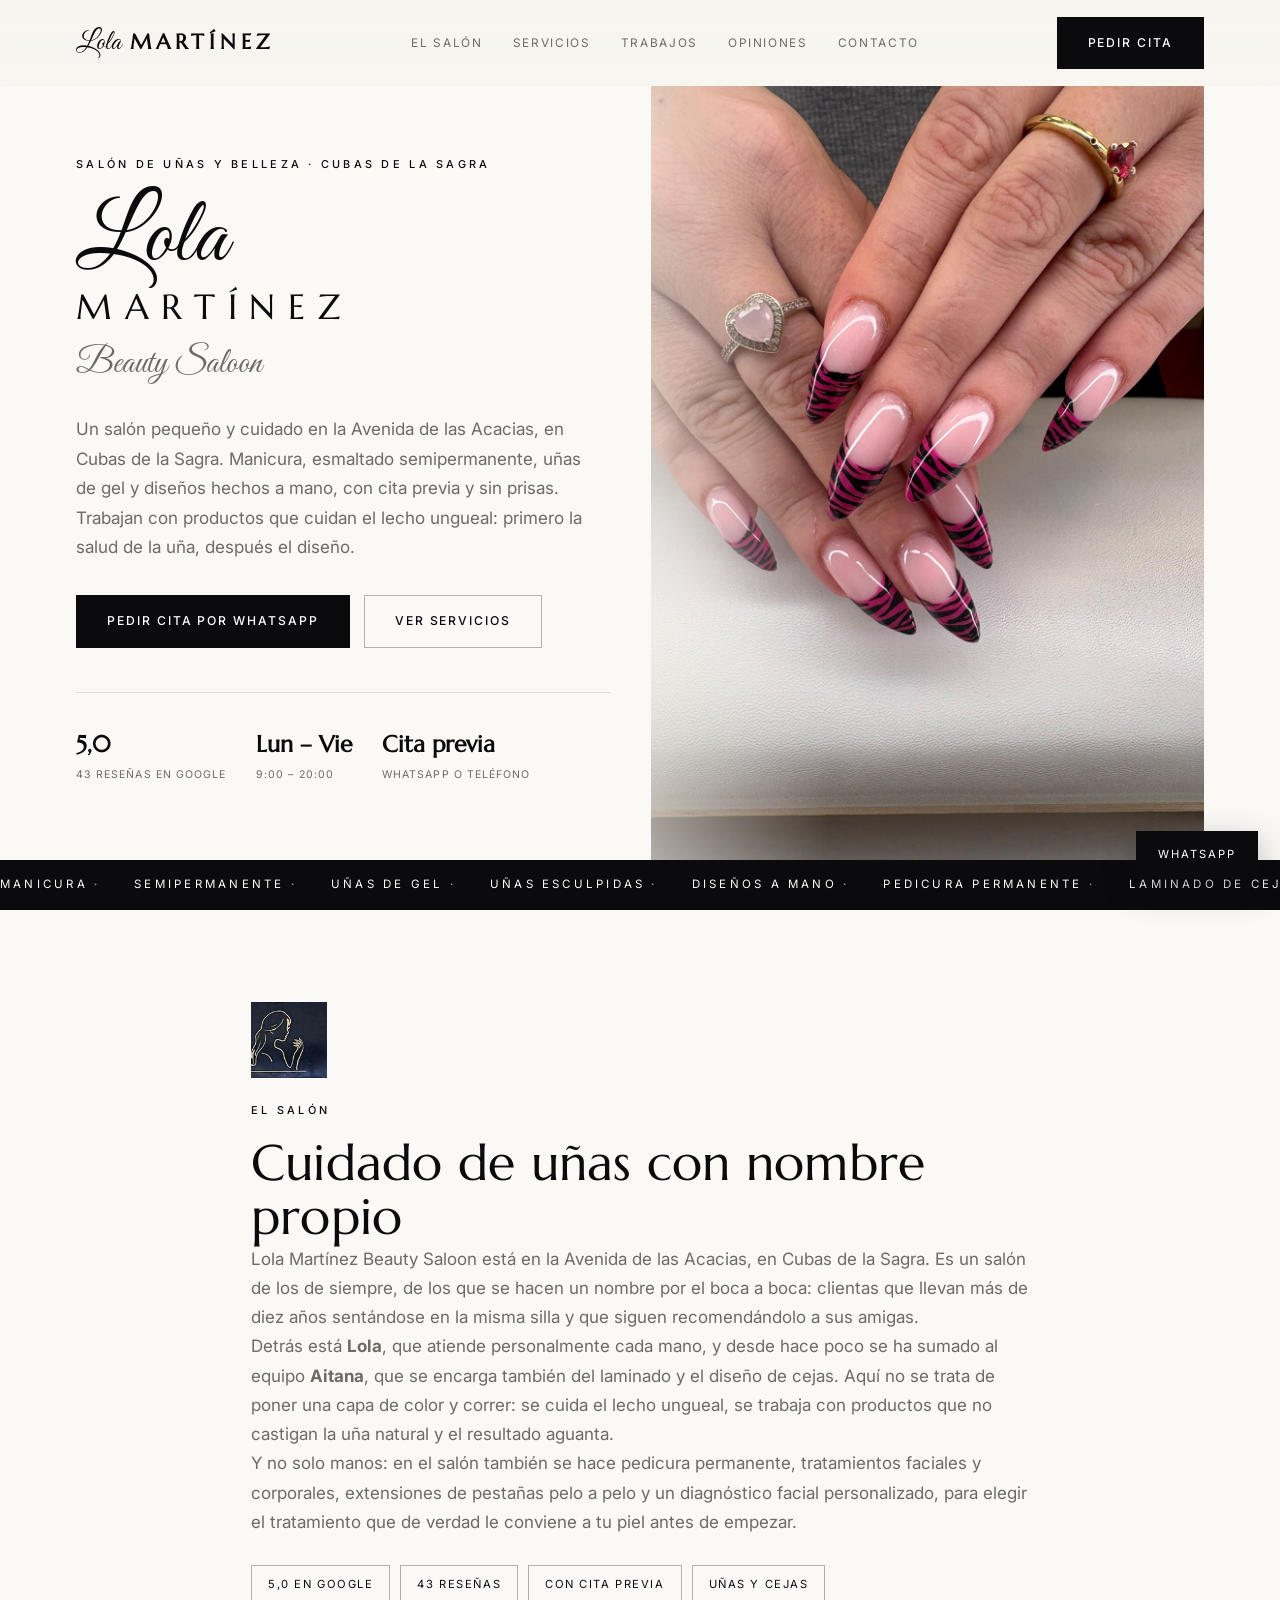
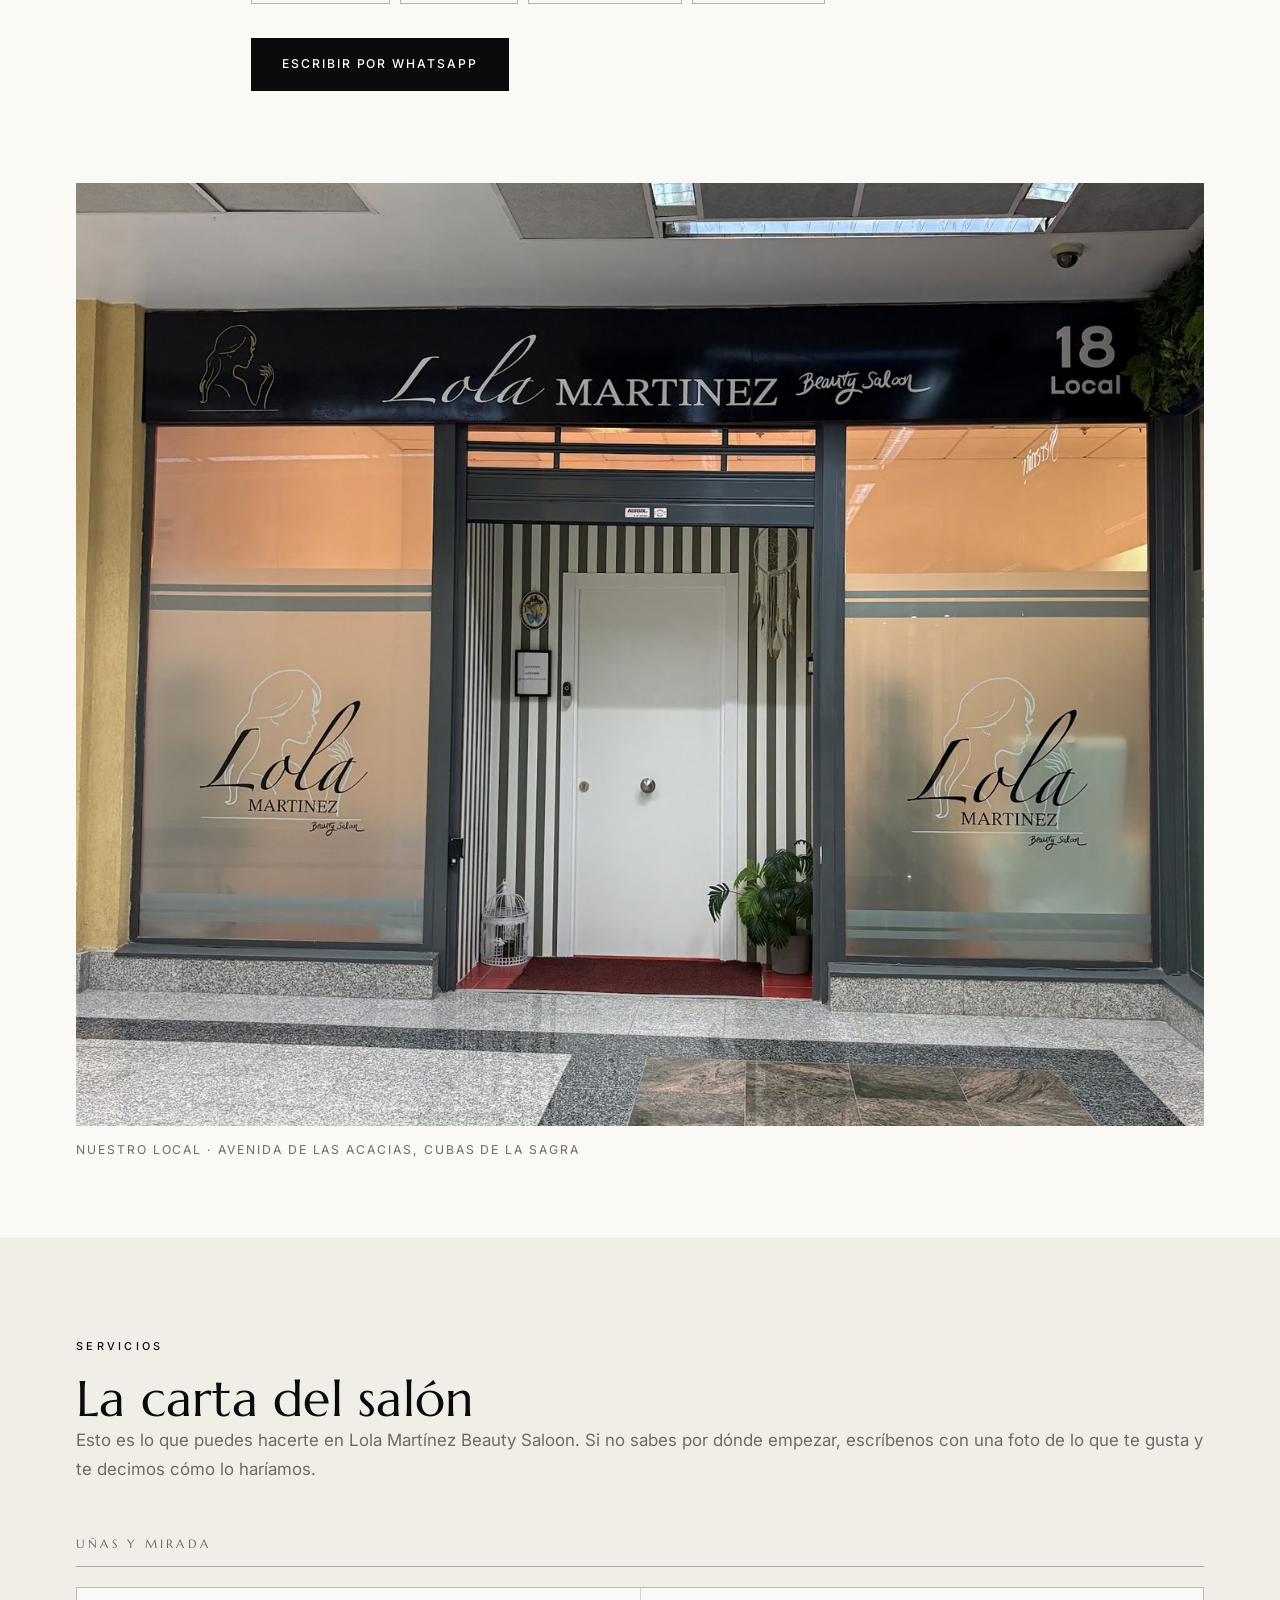
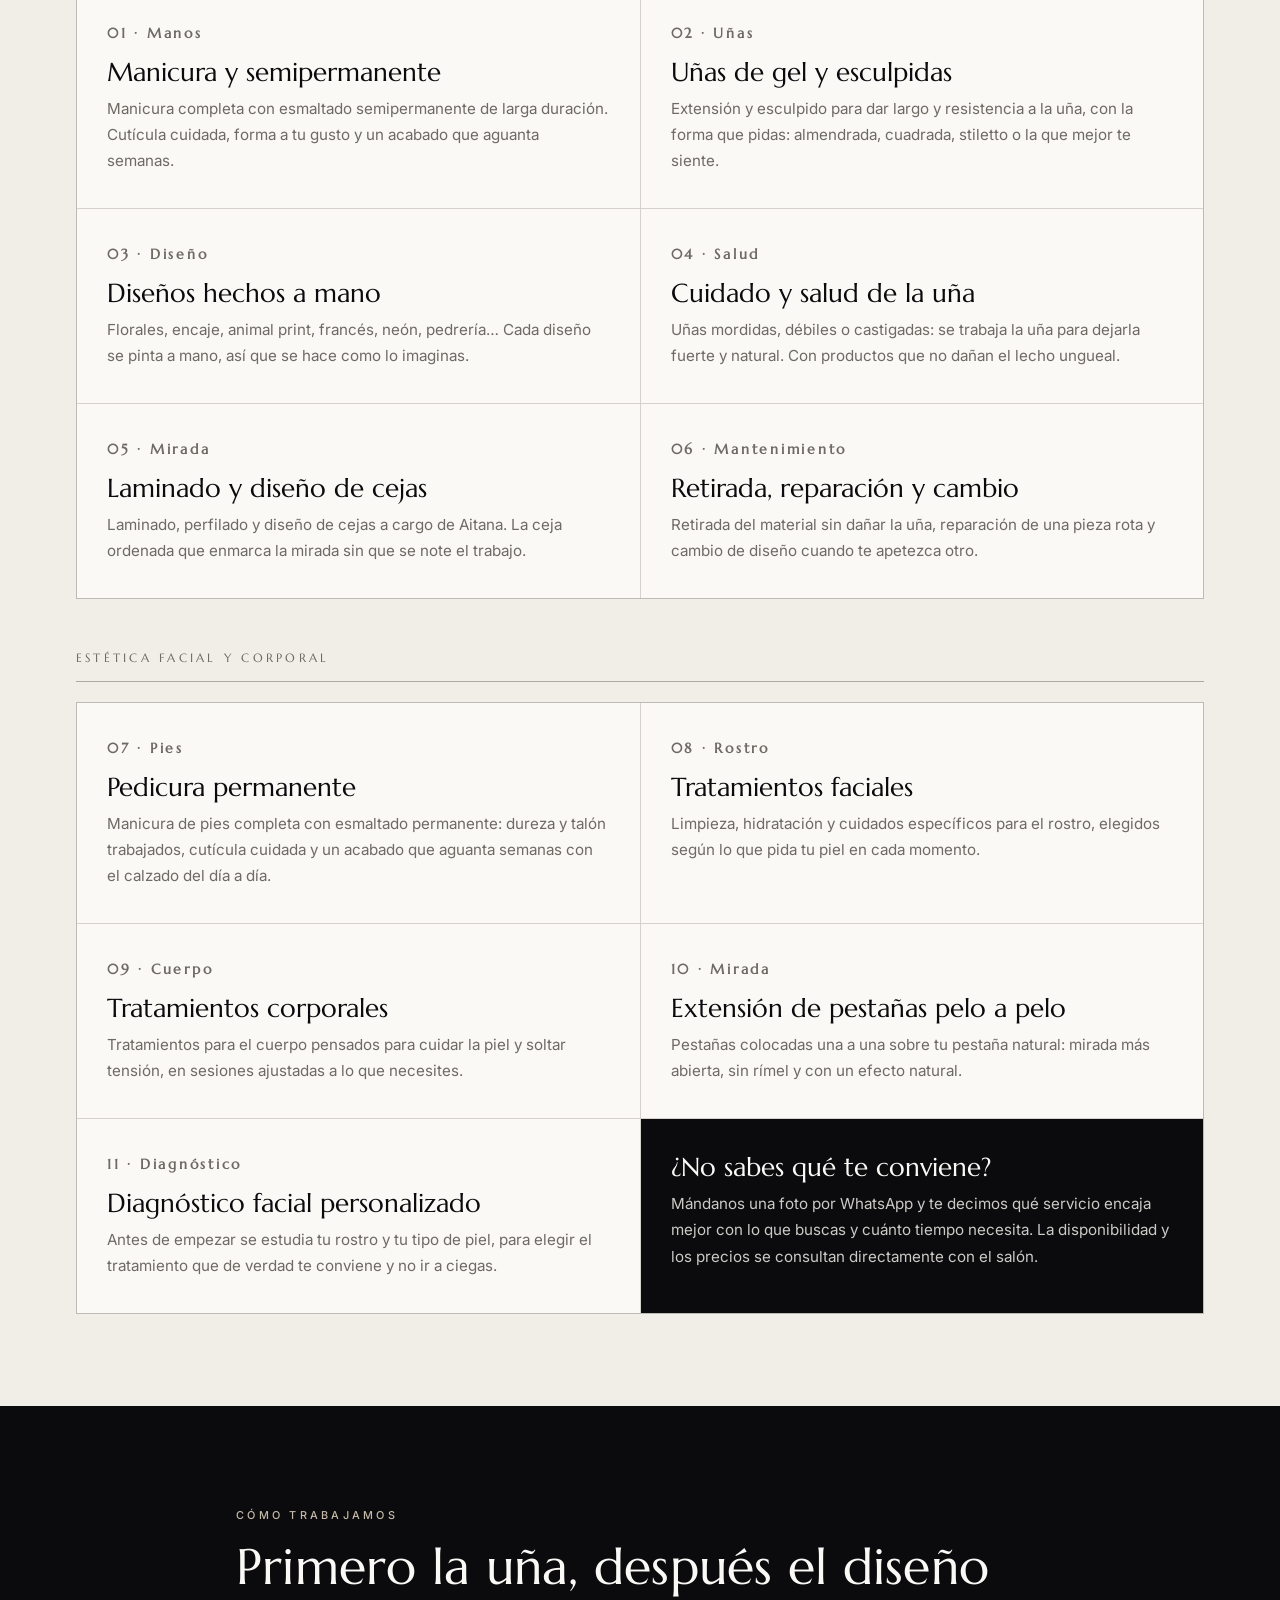
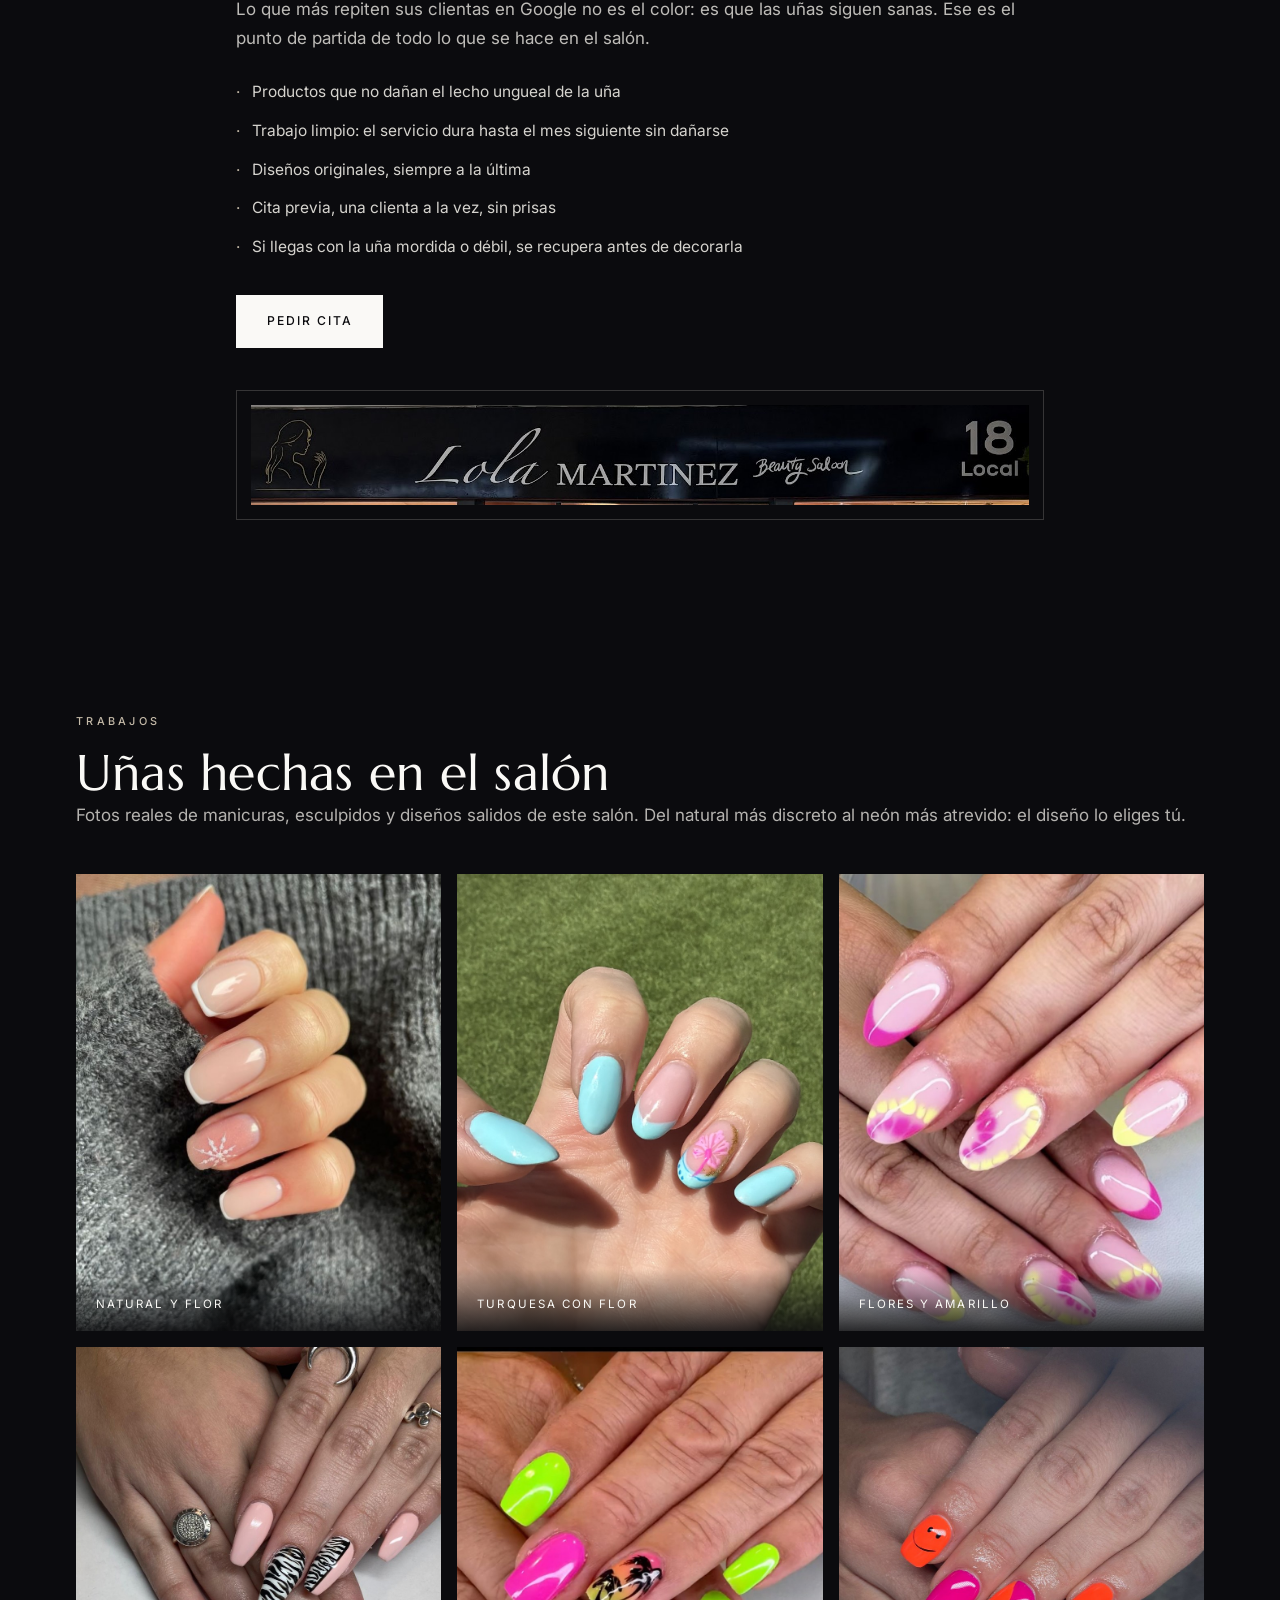
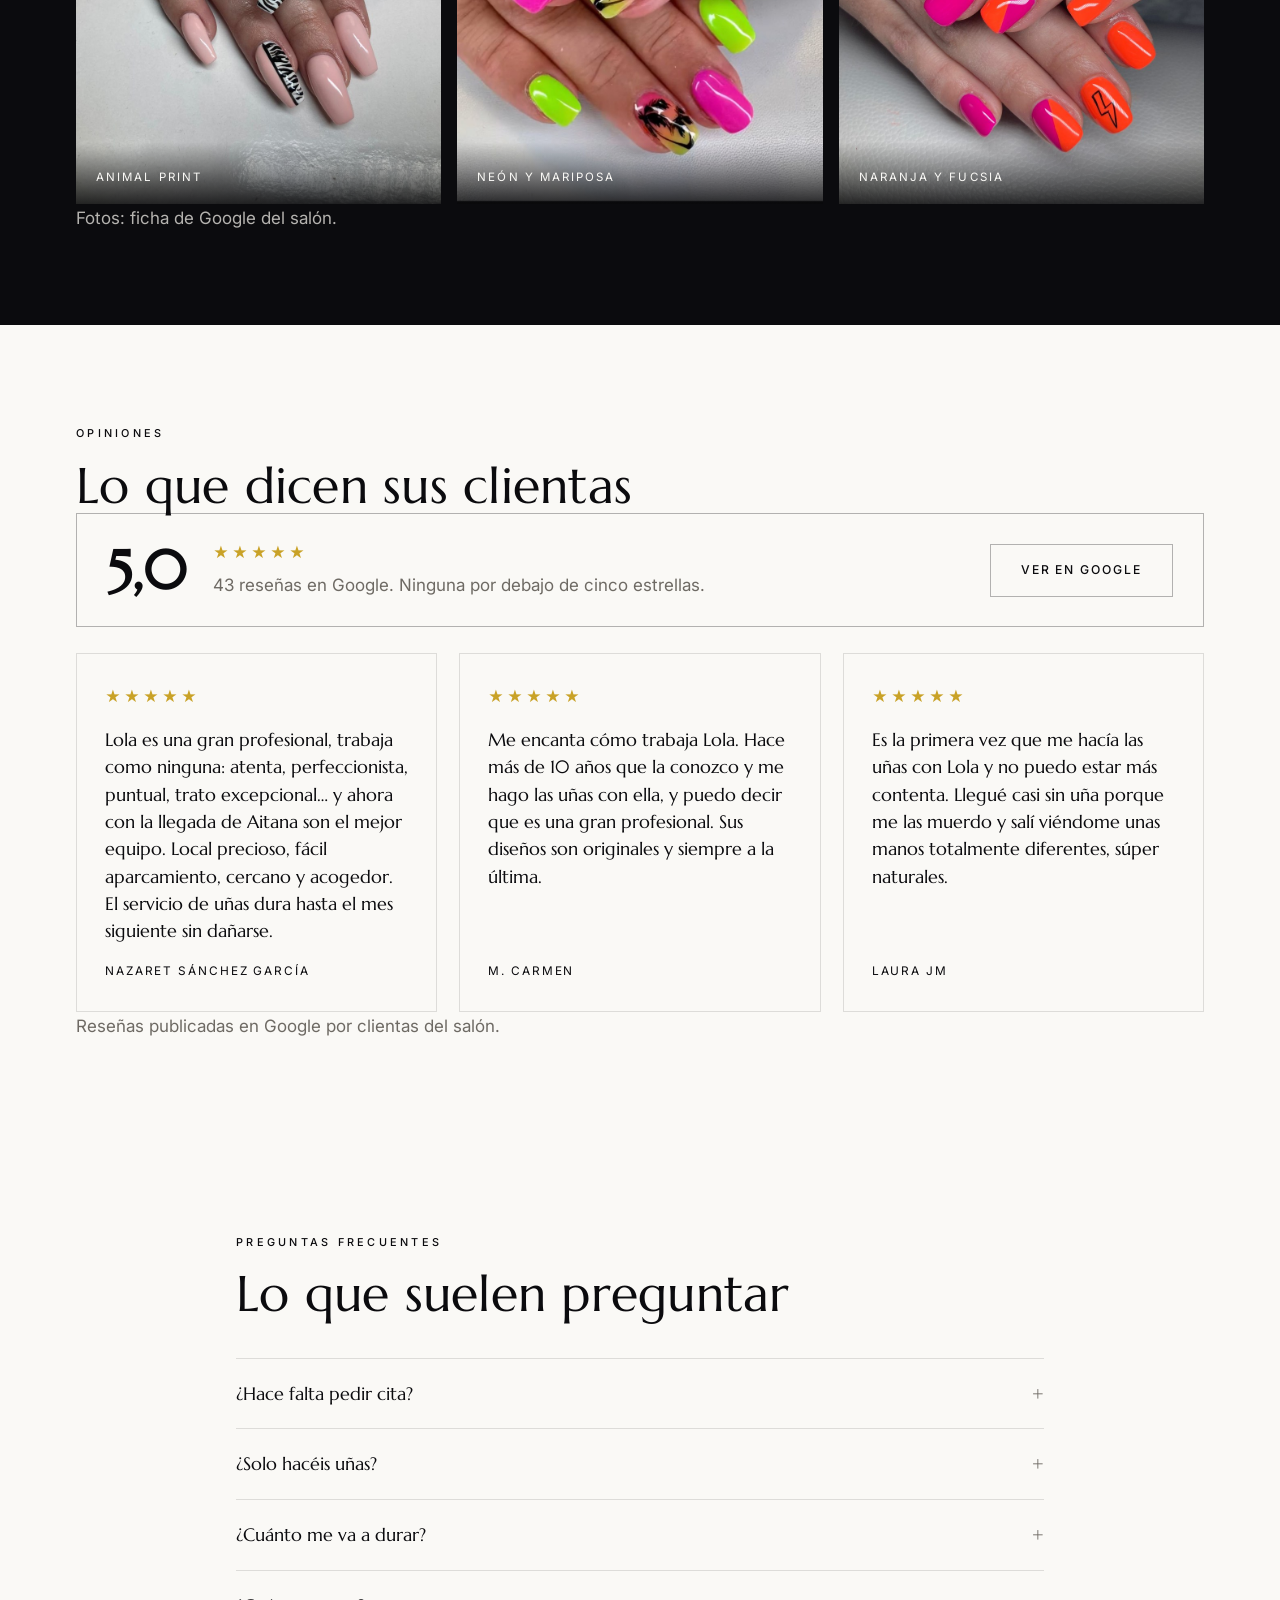
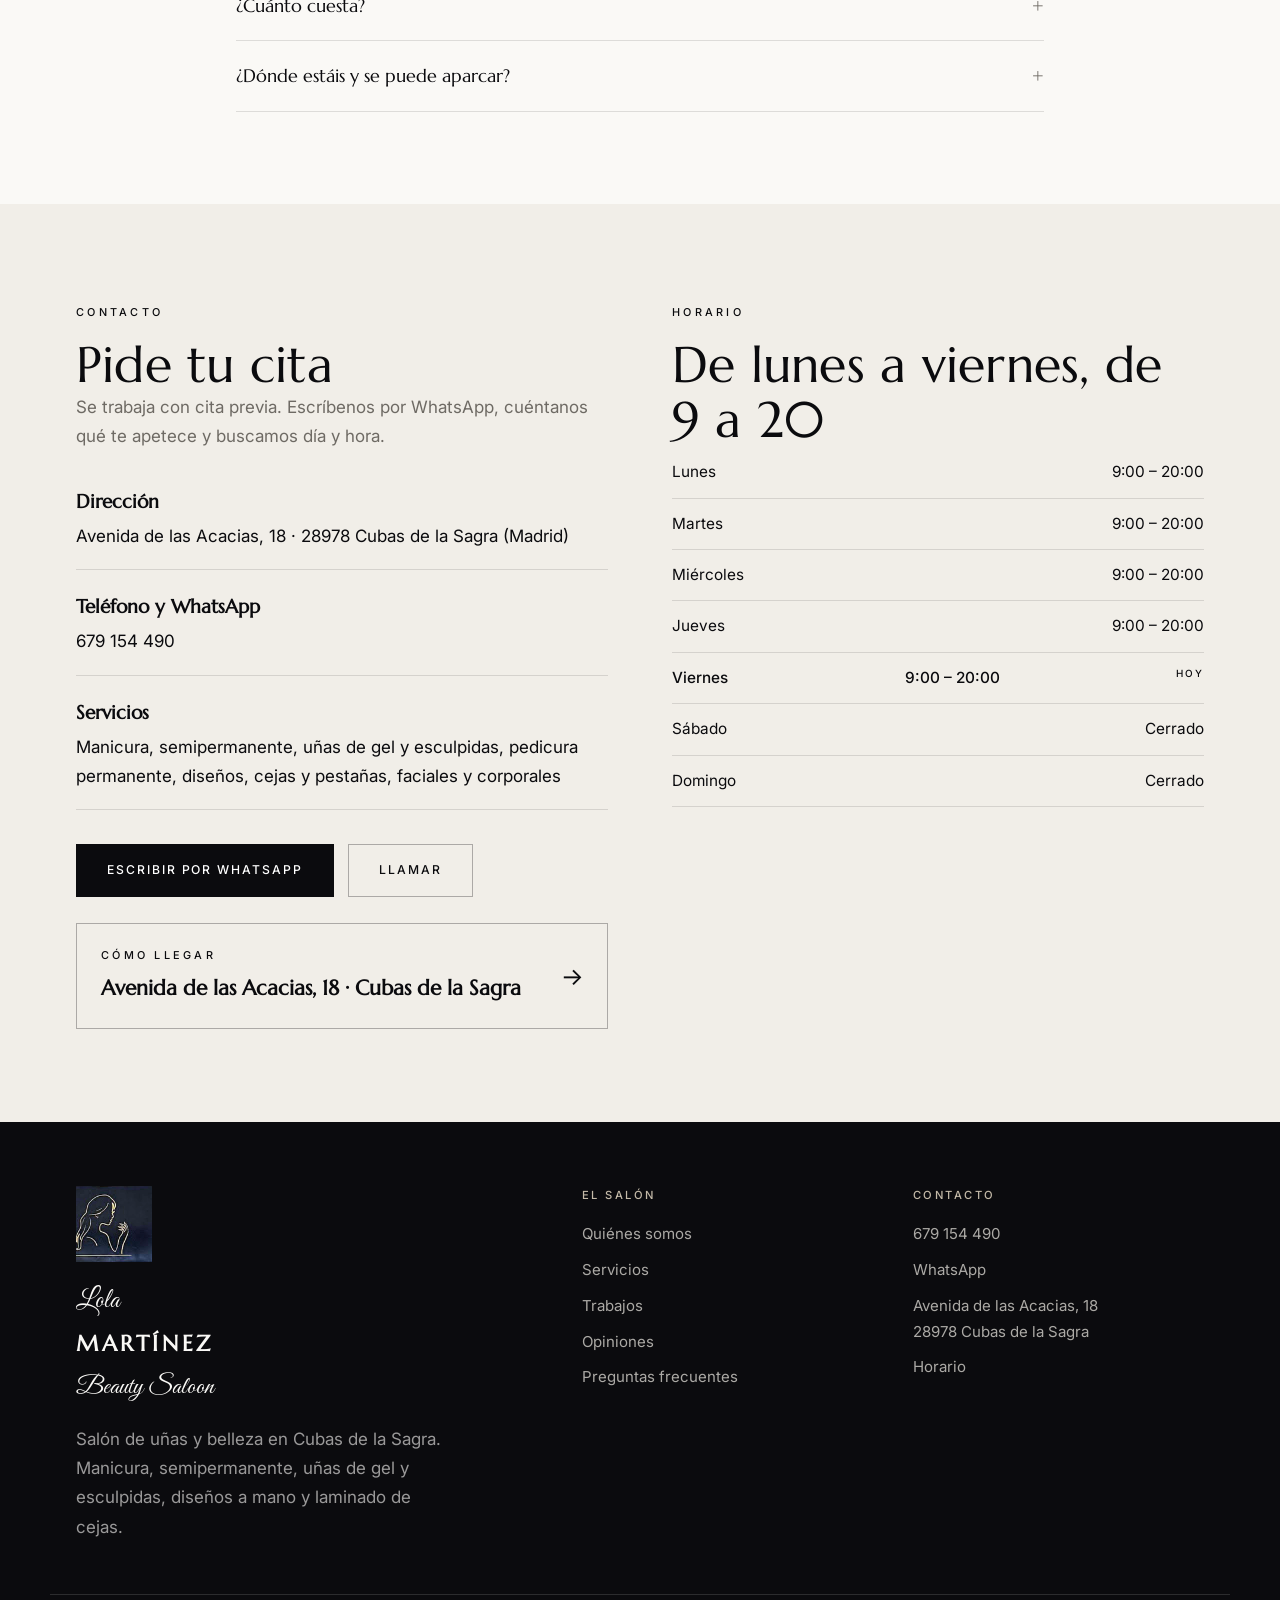
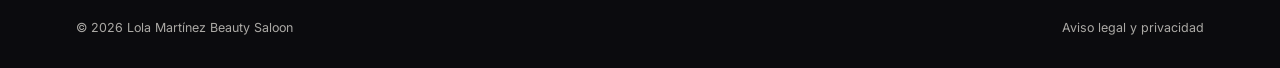
<file: index.html>
<!DOCTYPE html>
<html lang="es">
<head>
<meta charset="utf-8">
<meta name="viewport" content="width=device-width, initial-scale=1, maximum-scale=1, user-scalable=no">
<title>Lola Martínez Beauty Saloon — Salón de uñas y belleza en Cubas de la Sagra</title>
<meta name="description" content="Manicura, semipermanente, uñas de gel y esculpidas, pedicura permanente, diseños y cejas en Cubas de la Sagra. También faciales, corporales, pestañas pelo a pelo y diagnóstico facial. 5,0 en Google con 43 reseñas. Pide cita: 679 154 490.">
<meta name="robots" content="index, follow">
<meta name="theme-color" content="#0B0B0E">
<meta property="og:type" content="website">
<meta property="og:title" content="Lola Martínez Beauty Saloon — Cubas de la Sagra">
<meta property="og:description" content="Salón de uñas y belleza en Cubas de la Sagra. Manicura, semipermanente, uñas de gel, diseños, cejas, pedicura, faciales, corporales y pestañas. 5,0 en Google.">
<meta property="og:image" content="https://neolabs-clientes.github.io/lola-martinez/assets/img/og.jpg">
<meta property="og:locale" content="es_ES">
<meta property="og:url" content="https://neolabs-clientes.github.io/lola-martinez/">
<meta property="og:site_name" content="Lola Martínez Beauty Saloon">
<meta name="twitter:card" content="summary_large_image">
<link rel="canonical" href="https://neolabs-clientes.github.io/lola-martinez/">
<link rel="icon" href="assets/img/favicon.png">
<link rel="apple-touch-icon" href="assets/img/apple-touch-icon.png">
<link rel="preconnect" href="https://fonts.googleapis.com">
<link rel="preconnect" href="https://fonts.gstatic.com" crossorigin>
<link href="https://fonts.googleapis.com/css2?family=Marcellus&family=Great+Vibes&family=Inter:wght@300;400;500&display=swap" rel="stylesheet">
<link rel="stylesheet" href="assets/estilo.css">
<script type="application/ld+json">
{
  "@context": "https://schema.org",
  "@type": ["NailSalon","BeautySalon"],
  "name": "Lola Martínez Beauty Saloon",
  "description": "Salón de uñas y belleza en Cubas de la Sagra: manicura, esmaltado semipermanente, uñas de gel y esculpidas, diseños personalizados, pedicura permanente, cejas, extensiones de pestañas pelo a pelo, tratamientos faciales y corporales y diagnóstico facial personalizado.",
  "telephone": "+34679154490",
  "address": {
    "@type": "PostalAddress",
    "streetAddress": "Avenida de las Acacias, 18",
    "postalCode": "28978",
    "addressLocality": "Cubas de la Sagra",
    "addressRegion": "Madrid",
    "addressCountry": "ES"
  },
  "aggregateRating": { "@type": "AggregateRating", "ratingValue": "5.0", "reviewCount": "43" },
  "openingHoursSpecification": [
    { "@type": "OpeningHoursSpecification", "dayOfWeek": ["Monday","Tuesday","Wednesday","Thursday","Friday"], "opens": "09:00", "closes": "20:00" }
  ],
  "hasOfferCatalog": {
    "@type": "OfferCatalog",
    "name": "Servicios",
    "itemListElement": [
      { "@type": "Offer", "itemOffered": { "@type": "Service", "name": "Manicura y semipermanente" } },
      { "@type": "Offer", "itemOffered": { "@type": "Service", "name": "Uñas de gel y esculpidas" } },
      { "@type": "Offer", "itemOffered": { "@type": "Service", "name": "Diseños hechos a mano" } },
      { "@type": "Offer", "itemOffered": { "@type": "Service", "name": "Cuidado y salud de la uña" } },
      { "@type": "Offer", "itemOffered": { "@type": "Service", "name": "Laminado y diseño de cejas" } },
      { "@type": "Offer", "itemOffered": { "@type": "Service", "name": "Pedicura permanente" } },
      { "@type": "Offer", "itemOffered": { "@type": "Service", "name": "Tratamientos faciales" } },
      { "@type": "Offer", "itemOffered": { "@type": "Service", "name": "Tratamientos corporales" } },
      { "@type": "Offer", "itemOffered": { "@type": "Service", "name": "Extensión de pestañas pelo a pelo" } },
      { "@type": "Offer", "itemOffered": { "@type": "Service", "name": "Diagnóstico facial personalizado" } }
    ]
  }
}
</script>
</head>
<body>
<header id="cab">
  <div class="wrap nav">
    <a class="marca" href="#inicio"><i>Lola</i><b>Martínez</b></a>
    <nav class="menu">
      <a href="#salon">El salón</a>
      <a href="#servicios">Servicios</a>
      <a href="#trabajos">Trabajos</a>
      <a href="#resenas">Opiniones</a>
      <a href="#contacto">Contacto</a>
    </nav>
    <a class="btn btn-rosa" href="https://wa.me/34679154490" target="_blank" rel="noopener">Pedir cita</a>
    <button class="burger" id="abrir" aria-label="Abrir menú">&#9776;</button>
  </div>
</header>
<section class="hero" id="inicio">
  <div class="wrap hero-in">
    <div class="hero-txt">
      <span class="caps eyebrow">Salón de uñas y belleza · Cubas de la Sagra</span>
      <h1 class="logo-hero"><span class="script">Lola</span><em>MARTÍNEZ</em></h1>
      <span class="sub-script">Beauty Saloon</span>
      <p class="lead">Un salón pequeño y cuidado en la Avenida de las Acacias, en Cubas de la Sagra. Manicura, esmaltado semipermanente, uñas de gel y diseños hechos a mano, con cita previa y sin prisas. Trabajan con productos que cuidan el lecho ungueal: primero la salud de la uña, después el diseño.</p>
      <div class="hero-btn">
        <a class="btn btn-rosa" href="https://wa.me/34679154490?text=Hola%2C%20quiero%20pedir%20cita%20en%20Lola%20Mart%C3%ADnez%20Beauty%20Saloon" target="_blank" rel="noopener">Pedir cita por WhatsApp</a>
        <a class="btn btn-linea" href="#servicios">Ver servicios</a>
      </div>
      <div class="datos">
        <div><b>5,0</b><span>43 reseñas en Google</span></div>
        <div><b>Lun – Vie</b><span>9:00 – 20:00</span></div>
        <div><b>Cita previa</b><span>WhatsApp o teléfono</span></div>
      </div>
    </div>
    <div class="hero-foto">
      <img src="assets/img/hero.jpg" alt="Manicura en tono nude con punta de encaje negro, hecha en Lola Martínez Beauty Saloon" width="1200" height="1600">
    </div>
  </div>
</section>

<div class="marquesina">
  <div class="marquesina-in">
    <span>Manicura <i>·</i></span><span>Semipermanente <i>·</i></span><span>Uñas de gel <i>·</i></span><span>Uñas esculpidas <i>·</i></span><span>Diseños a mano <i>·</i></span><span>Pedicura permanente <i>·</i></span><span>Laminado de cejas <i>·</i></span><span>Extensiones de pestañas <i>·</i></span><span>Tratamientos faciales <i>·</i></span><span>Tratamientos corporales <i>·</i></span><span>Diagnóstico facial <i>·</i></span><span>Salud de la uña <i>·</i></span>
    <span>Manicura <i>·</i></span><span>Semipermanente <i>·</i></span><span>Uñas de gel <i>·</i></span><span>Uñas esculpidas <i>·</i></span><span>Diseños a mano <i>·</i></span><span>Pedicura permanente <i>·</i></span><span>Laminado de cejas <i>·</i></span><span>Extensiones de pestañas <i>·</i></span><span>Tratamientos faciales <i>·</i></span><span>Tratamientos corporales <i>·</i></span><span>Diagnóstico facial <i>·</i></span><span>Salud de la uña <i>·</i></span>
  </div>
</div>
<section class="pad" id="salon">
  <div class="wrap" style="max-width:830px">
    <img class="badge" src="assets/img/monograma.png" alt="Monograma de Lola Martínez Beauty Saloon" width="512" height="512">
    <span class="caps eyebrow">El salón</span>
    <h2>Cuidado de uñas con nombre propio</h2>
    <p>Lola Martínez Beauty Saloon está en la Avenida de las Acacias, en Cubas de la Sagra. Es un salón de los de siempre, de los que se hacen un nombre por el boca a boca: clientas que llevan más de diez años sentándose en la misma silla y que siguen recomendándolo a sus amigas.</p>
    <p>Detrás está <strong>Lola</strong>, que atiende personalmente cada mano, y desde hace poco se ha sumado al equipo <strong>Aitana</strong>, que se encarga también del laminado y el diseño de cejas. Aquí no se trata de poner una capa de color y correr: se cuida el lecho ungueal, se trabaja con productos que no castigan la uña natural y el resultado aguanta.</p>
    <p>Y no solo manos: en el salón también se hace pedicura permanente, tratamientos faciales y corporales, extensiones de pestañas pelo a pelo y un diagnóstico facial personalizado, para elegir el tratamiento que de verdad le conviene a tu piel antes de empezar.</p>
    <div class="sellos">
      <span class="sello">5,0 en Google</span>
      <span class="sello">43 reseñas</span>
      <span class="sello">Con cita previa</span>
      <span class="sello">Uñas y cejas</span>
    </div>
    <div class="hero-btn">
      <a class="btn btn-rosa" href="https://wa.me/34679154490?text=Hola%2C%20quiero%20informaci%C3%B3n%20sobre%20un%20servicio" target="_blank" rel="noopener">Escribir por WhatsApp</a>
    </div>
  </div>
</section>

<section class="fachada" id="fachada">
  <div class="wrap">
    <figure>
      <img src="assets/img/local.jpg" alt="Fachada de Lola Martínez Beauty Saloon en Cubas de la Sagra" width="1400" height="1170">
      <figcaption>Nuestro local · Avenida de las Acacias, Cubas de la Sagra</figcaption>
    </figure>
  </div>
</section>

<section class="pad" id="servicios">
  <div class="wrap">
    <span class="caps eyebrow">Servicios</span>
    <h2>La carta del salón</h2>
    <p class="lead">Esto es lo que puedes hacerte en Lola Martínez Beauty Saloon. Si no sabes por dónde empezar, escríbenos con una foto de lo que te gusta y te decimos cómo lo haríamos.</p>
    <p class="grupo">Uñas y mirada</p>
    <div class="serv-grid rv">
      <div class="serv">
        <b>01 · Manos</b>
        <h3>Manicura y semipermanente</h3>
        <p>Manicura completa con esmaltado semipermanente de larga duración. Cutícula cuidada, forma a tu gusto y un acabado que aguanta semanas.</p>
      </div>
      <div class="serv">
        <b>02 · Uñas</b>
        <h3>Uñas de gel y esculpidas</h3>
        <p>Extensión y esculpido para dar largo y resistencia a la uña, con la forma que pidas: almendrada, cuadrada, stiletto o la que mejor te siente.</p>
      </div>
      <div class="serv">
        <b>03 · Diseño</b>
        <h3>Diseños hechos a mano</h3>
        <p>Florales, encaje, animal print, francés, neón, pedrería… Cada diseño se pinta a mano, así que se hace como lo imaginas.</p>
      </div>
      <div class="serv">
        <b>04 · Salud</b>
        <h3>Cuidado y salud de la uña</h3>
        <p>Uñas mordidas, débiles o castigadas: se trabaja la uña para dejarla fuerte y natural. Con productos que no dañan el lecho ungueal.</p>
      </div>
      <div class="serv">
        <b>05 · Mirada</b>
        <h3>Laminado y diseño de cejas</h3>
        <p>Laminado, perfilado y diseño de cejas a cargo de Aitana. La ceja ordenada que enmarca la mirada sin que se note el trabajo.</p>
      </div>
      <div class="serv">
        <b>06 · Mantenimiento</b>
        <h3>Retirada, reparación y cambio</h3>
        <p>Retirada del material sin dañar la uña, reparación de una pieza rota y cambio de diseño cuando te apetezca otro.</p>
      </div>
    </div>

    <p class="grupo">Estética facial y corporal</p>
    <div class="serv-grid rv">
      <div class="serv">
        <b>07 · Pies</b>
        <h3>Pedicura permanente</h3>
        <p>Manicura de pies completa con esmaltado permanente: dureza y talón trabajados, cutícula cuidada y un acabado que aguanta semanas con el calzado del día a día.</p>
      </div>
      <div class="serv">
        <b>08 · Rostro</b>
        <h3>Tratamientos faciales</h3>
        <p>Limpieza, hidratación y cuidados específicos para el rostro, elegidos según lo que pida tu piel en cada momento.</p>
      </div>
      <div class="serv">
        <b>09 · Cuerpo</b>
        <h3>Tratamientos corporales</h3>
        <p>Tratamientos para el cuerpo pensados para cuidar la piel y soltar tensión, en sesiones ajustadas a lo que necesites.</p>
      </div>
      <div class="serv">
        <b>10 · Mirada</b>
        <h3>Extensión de pestañas pelo a pelo</h3>
        <p>Pestañas colocadas una a una sobre tu pestaña natural: mirada más abierta, sin rímel y con un efecto natural.</p>
      </div>
      <div class="serv">
        <b>11 · Diagnóstico</b>
        <h3>Diagnóstico facial personalizado</h3>
        <p>Antes de empezar se estudia tu rostro y tu tipo de piel, para elegir el tratamiento que de verdad te conviene y no ir a ciegas.</p>
      </div>
      <div class="serv nota nota-una">
        <h3>¿No sabes qué te conviene?</h3>
        <p>Mándanos una foto por WhatsApp y te decimos qué servicio encaja mejor con lo que buscas y cuánto tiempo necesita. La disponibilidad y los precios se consultan directamente con el salón.</p>
      </div>
    </div>
  </div>
</section>
<section class="pad banda" id="trabajo">

  <div class="wrap" style="max-width:860px">
    <span class="caps eyebrow">Cómo trabajamos</span>
    <h2>Primero la uña, después el diseño</h2>
    <p>Lo que más repiten sus clientas en Google no es el color: es que las uñas siguen sanas. Ese es el punto de partida de todo lo que se hace en el salón.</p>
    <ul class="banda-lista">
      <li><i>·</i> Productos que no dañan el lecho ungueal de la uña</li>
      <li><i>·</i> Trabajo limpio: el servicio dura hasta el mes siguiente sin dañarse</li>
      <li><i>·</i> Diseños originales, siempre a la última</li>
      <li><i>·</i> Cita previa, una clienta a la vez, sin prisas</li>
      <li><i>·</i> Si llegas con la uña mordida o débil, se recupera antes de decorarla</li>
    </ul>
    <div class="hero-btn">
      <a class="btn btn-blanco" href="https://wa.me/34679154490?text=Hola%2C%20quiero%20pedir%20cita%20en%20Lola%20Mart%C3%ADnez" target="_blank" rel="noopener">Pedir cita</a>
    </div>
    <div class="tarjeta-marco" style="margin-top:42px">
      <img src="assets/img/logo.jpg" alt="Rótulo del salón: Lola Martínez Beauty Saloon" width="1350" height="175">
    </div>
  </div>
</section>

<section class="pad" id="trabajos">
  <div class="wrap">
    <span class="caps eyebrow">Trabajos</span>
    <h2>Uñas hechas en el salón</h2>
    <p>Fotos reales de manicuras, esculpidos y diseños salidos de este salón. Del natural más discreto al neón más atrevido: el diseño lo eliges tú.</p>
    <div class="galeria rv">
      <figure>
        <img src="assets/img/trabajo1.jpg" alt="Manicura natural con flor minimalista" width="736" height="920">
        <figcaption>Natural y flor</figcaption>
      </figure>
      <figure>
        <img src="assets/img/trabajo2.jpg" alt="Uñas turquesa con flor pintada a mano" width="900" height="1125">
        <figcaption>Turquesa con flor</figcaption>
      </figure>
      <figure>
        <img src="assets/img/trabajo3.jpg" alt="Diseño con flores y amarillo" width="900" height="1125">
        <figcaption>Flores y amarillo</figcaption>
      </figure>
      <figure>
        <img src="assets/img/trabajo4.jpg" alt="Uñas con diseño animal print" width="900" height="1125">
        <figcaption>Animal print</figcaption>
      </figure>
      <figure>
        <img src="assets/img/trabajo5.jpg" alt="Uñas neón con mariposa pintada" width="900" height="1125">
        <figcaption>Neón y mariposa</figcaption>
      </figure>
      <figure>
        <img src="assets/img/trabajo6.jpg" alt="Uñas en naranja y fucsia" width="900" height="1125">
        <figcaption>Naranja y fucsia</figcaption>
      </figure>
    </div>
    <p class="trabajos-pie">Fotos: ficha de Google del salón.</p>
  </div>
</section>

<section class="pad" id="resenas">
  <div class="wrap">
    <span class="caps eyebrow">Opiniones</span>
    <h2>Lo que dicen sus clientas</h2>
    <div class="nota-global rv">
      <b>5,0</b>
      <div>
        <div class="estrellas">★★★★★</div>
        <p style="margin:4px 0 0">43 reseñas en Google. Ninguna por debajo de cinco estrellas.</p>
      </div>
      <a class="btn btn-linea" href="https://www.google.com/maps/search/?api=1&amp;query=Lola+Mart%C3%ADnez+Beauty+Saloon+Cubas+de+la+Sagra" target="_blank" rel="noopener" style="margin-left:auto">Ver en Google</a>
    </div>
    <div class="resenas-grid rv">
      <div class="resena">
        <div class="estrellas">★★★★★</div>
        <q>Lola es una gran profesional, trabaja como ninguna: atenta, perfeccionista, puntual, trato excepcional… y ahora con la llegada de Aitana son el mejor equipo. Local precioso, fácil aparcamiento, cercano y acogedor. El servicio de uñas dura hasta el mes siguiente sin dañarse.</q>
        <span class="quien">Nazaret Sánchez García</span>
      </div>
      <div class="resena">
        <div class="estrellas">★★★★★</div>
        <q>Me encanta cómo trabaja Lola. Hace más de 10 años que la conozco y me hago las uñas con ella, y puedo decir que es una gran profesional. Sus diseños son originales y siempre a la última.</q>
        <span class="quien">M. Carmen</span>
      </div>
      <div class="resena">
        <div class="estrellas">★★★★★</div>
        <q>Es la primera vez que me hacía las uñas con Lola y no puedo estar más contenta. Llegué casi sin uña porque me las muerdo y salí viéndome unas manos totalmente diferentes, súper naturales.</q>
        <span class="quien">Laura JM</span>
      </div>
    </div>
    <p class="trabajos-pie" style="color:var(--gris)">Reseñas publicadas en Google por clientas del salón.</p>
  </div>
</section>
<section class="pad" id="faq">
  <div class="wrap" style="max-width:860px">
    <span class="caps eyebrow">Preguntas frecuentes</span>
    <h2>Lo que suelen preguntar</h2>
    <div class="faq rv">
      <details>
        <summary>¿Hace falta pedir cita?</summary>
        <p>Sí. Se trabaja siempre con cita previa, para poder dedicarle a cada uña el tiempo que necesita. Escríbenos por WhatsApp o llama al 679 154 490 y buscamos el hueco que mejor te venga.</p>
      </details>
      <details>
        <summary>¿Solo hacéis uñas?</summary>
        <p>No. Además de las manos se hace pedicura permanente, tratamientos faciales y corporales, extensiones de pestañas pelo a pelo y un diagnóstico facial personalizado antes de empezar.</p>
      </details>
      <details>
        <summary>¿Cuánto me va a durar?</summary>
        <p>Es lo que más destacan sus clientas: el servicio aguanta hasta el mes siguiente sin dañarse, porque el trabajo se hace sobre una uña sana. La duración exacta depende de cada uña y de cómo la cuides en casa.</p>
      </details>
      <details>
        <summary>¿Cuánto cuesta?</summary>
        <p>Depende del servicio y del diseño: no es lo mismo una manicura con semipermanente que un esculpido con decoración a mano. Escríbenos por WhatsApp con lo que quieres y te decimos el precio sin compromiso.</p>
      </details>
      <details>
        <summary>¿Dónde estáis y se puede aparcar?</summary>
        <p>En la Avenida de las Acacias, en Cubas de la Sagra (Madrid). El aparcamiento por la zona es fácil, algo que sus clientas mencionan mucho en las reseñas.</p>
      </details>
    </div>
  </div>
</section>

<section class="pad" id="contacto">
  <div class="wrap contacto-grid">
    <div class="rv">
      <span class="caps eyebrow">Contacto</span>
      <h2>Pide tu cita</h2>
      <p>Se trabaja con cita previa. Escríbenos por WhatsApp, cuéntanos qué te apetece y buscamos día y hora.</p>
      <ul class="lista-datos">
        <li>
          <b>Dirección</b>
          <a href="https://www.google.com/maps/search/?api=1&amp;query=Lola+Mart%C3%ADnez+Beauty+Saloon+Cubas+de+la+Sagra" target="_blank" rel="noopener">Avenida de las Acacias, 18 · 28978 Cubas de la Sagra (Madrid)</a>
        </li>
        <li>
          <b>Teléfono y WhatsApp</b>
          <a href="tel:+34679154490">679 154 490</a>
        </li>
        <li>
          <b>Servicios</b>
          <span>Manicura, semipermanente, uñas de gel y esculpidas, pedicura permanente, diseños, cejas y pestañas, faciales y corporales</span>
        </li>
      </ul>
      <div class="hero-btn">
        <a class="btn btn-rosa" href="https://wa.me/34679154490?text=Hola%2C%20quiero%20pedir%20cita%20en%20Lola%20Mart%C3%ADnez%20Beauty%20Saloon" target="_blank" rel="noopener">Escribir por WhatsApp</a>
        <a class="btn btn-linea" href="tel:+34679154490">Llamar</a>
      </div>
      <a class="ir-mapa" href="https://www.google.com/maps/search/?api=1&amp;query=Lola+Mart%C3%ADnez+Beauty+Saloon+Cubas+de+la+Sagra" target="_blank" rel="noopener">
        <span class="caps">Cómo llegar</span>
        <b>Avenida de las Acacias, 18 · Cubas de la Sagra</b>
        <i>&#8594;</i>
      </a>
    </div>
    <div class="rv">
      <span class="caps eyebrow">Horario</span>
      <h2>De lunes a viernes, de 9 a 20</h2>
      <div class="horario" id="horario">
        <div class="fila" data-dia="1"><span>Lunes</span><span>9:00 – 20:00</span></div>
        <div class="fila" data-dia="2"><span>Martes</span><span>9:00 – 20:00</span></div>
        <div class="fila" data-dia="3"><span>Miércoles</span><span>9:00 – 20:00</span></div>
        <div class="fila" data-dia="4"><span>Jueves</span><span>9:00 – 20:00</span></div>
        <div class="fila" data-dia="5"><span>Viernes</span><span>9:00 – 20:00</span></div>
        <div class="fila" data-dia="6"><span>Sábado</span><span>Cerrado</span></div>
        <div class="fila" data-dia="0"><span>Domingo</span><span>Cerrado</span></div>
      </div>
    </div>
  </div>
</section>

<footer class="pie">
  <div class="wrap pie-in">
    <div>
      <img class="badge" src="assets/img/monograma.png" alt="" width="512" height="512">
      <b><span class="script" style="font-family:var(--script); text-transform:none; letter-spacing:0; font-size:1.7rem">Lola</span> Martínez</b>
      <span class="script">Beauty Saloon</span>
      <p style="color:rgba(250,249,246,.6); margin-top:16px; max-width:34ch">Salón de uñas y belleza en Cubas de la Sagra. Manicura, semipermanente, uñas de gel y esculpidas, diseños a mano y laminado de cejas.</p>
    </div>
    <div>
      <h4>El salón</h4>
      <ul>
        <li><a href="#salon">Quiénes somos</a></li>
        <li><a href="#servicios">Servicios</a></li>
        <li><a href="#trabajos">Trabajos</a></li>
        <li><a href="#resenas">Opiniones</a></li>
        <li><a href="#faq">Preguntas frecuentes</a></li>
      </ul>
    </div>
    <div>
      <h4>Contacto</h4>
      <ul>
        <li><a href="tel:+34679154490">679 154 490</a></li>
        <li><a href="https://wa.me/34679154490" target="_blank" rel="noopener">WhatsApp</a></li>
        <li>Avenida de las Acacias, 18<br>28978 Cubas de la Sagra</li>
        <li><a href="#contacto">Horario</a></li>
      </ul>
    </div>
  </div>
  <div class="wrap pie-abajo">
    <span>© <span id="ano">2026</span> Lola Martínez Beauty Saloon</span>
    <span><a href="legal.html">Aviso legal y privacidad</a></span>
  </div>
</footer>

<a class="wa-flotante" href="https://wa.me/34679154490?text=Hola%2C%20quiero%20pedir%20cita%20en%20Lola%20Mart%C3%ADnez%20Beauty%20Saloon" target="_blank" rel="noopener">WhatsApp</a>

<div id="menu-movil">
  <button class="cerrar" id="cerrar" aria-label="Cerrar menú">&times;</button>
  <a href="#salon">El salón</a>
  <a href="#servicios">Servicios</a>
  <a href="#trabajos">Trabajos</a>
  <a href="#resenas">Opiniones</a>
  <a href="#faq">Preguntas</a>
  <a href="#contacto">Contacto</a>
  <a class="btn btn-rosa" href="https://wa.me/34679154490" target="_blank" rel="noopener">Pedir cita</a>
</div>

<style>
  .wa-flotante{
    position:fixed; right:22px; bottom:22px; z-index:70; background:var(--tinta); color:#fff;
    padding:14px 22px; font-size:.7rem; letter-spacing:.18em; text-transform:uppercase;
    box-shadow:0 12px 34px rgba(11,11,14,.3); transition:.3s ease
  }
  .wa-flotante:hover{ background:#3A3A40 }
  @media (max-width:980px){ .wa-flotante{ right:12px; bottom:12px; padding:10px 14px; font-size:.64rem; letter-spacing:.12em } }
</style>

<script>
  const cab = document.getElementById('cab');
  const pintar = () => cab.classList.toggle('fijo', window.scrollY > 30);
  pintar(); addEventListener('scroll', pintar, {passive:true});

  const menu = document.getElementById('menu-movil');
  document.getElementById('abrir').onclick = () => menu.classList.add('abierto');
  document.getElementById('cerrar').onclick = () => menu.classList.remove('abierto');
  menu.querySelectorAll('a').forEach(a => a.onclick = () => menu.classList.remove('abierto'));

  const ver = new IntersectionObserver((entradas) => {
    entradas.forEach(e => { if (e.isIntersecting) { e.target.classList.add('visto'); ver.unobserve(e.target); } });
  }, {threshold:.12});
  document.querySelectorAll('.rv').forEach(el => ver.observe(el));

  const hoy = document.querySelector('#horario .fila[data-dia="' + new Date().getDay() + '"]');
  if (hoy) hoy.classList.add('hoy');
  document.getElementById('ano').textContent = new Date().getFullYear();
</script>
</body>
</html>
</file>
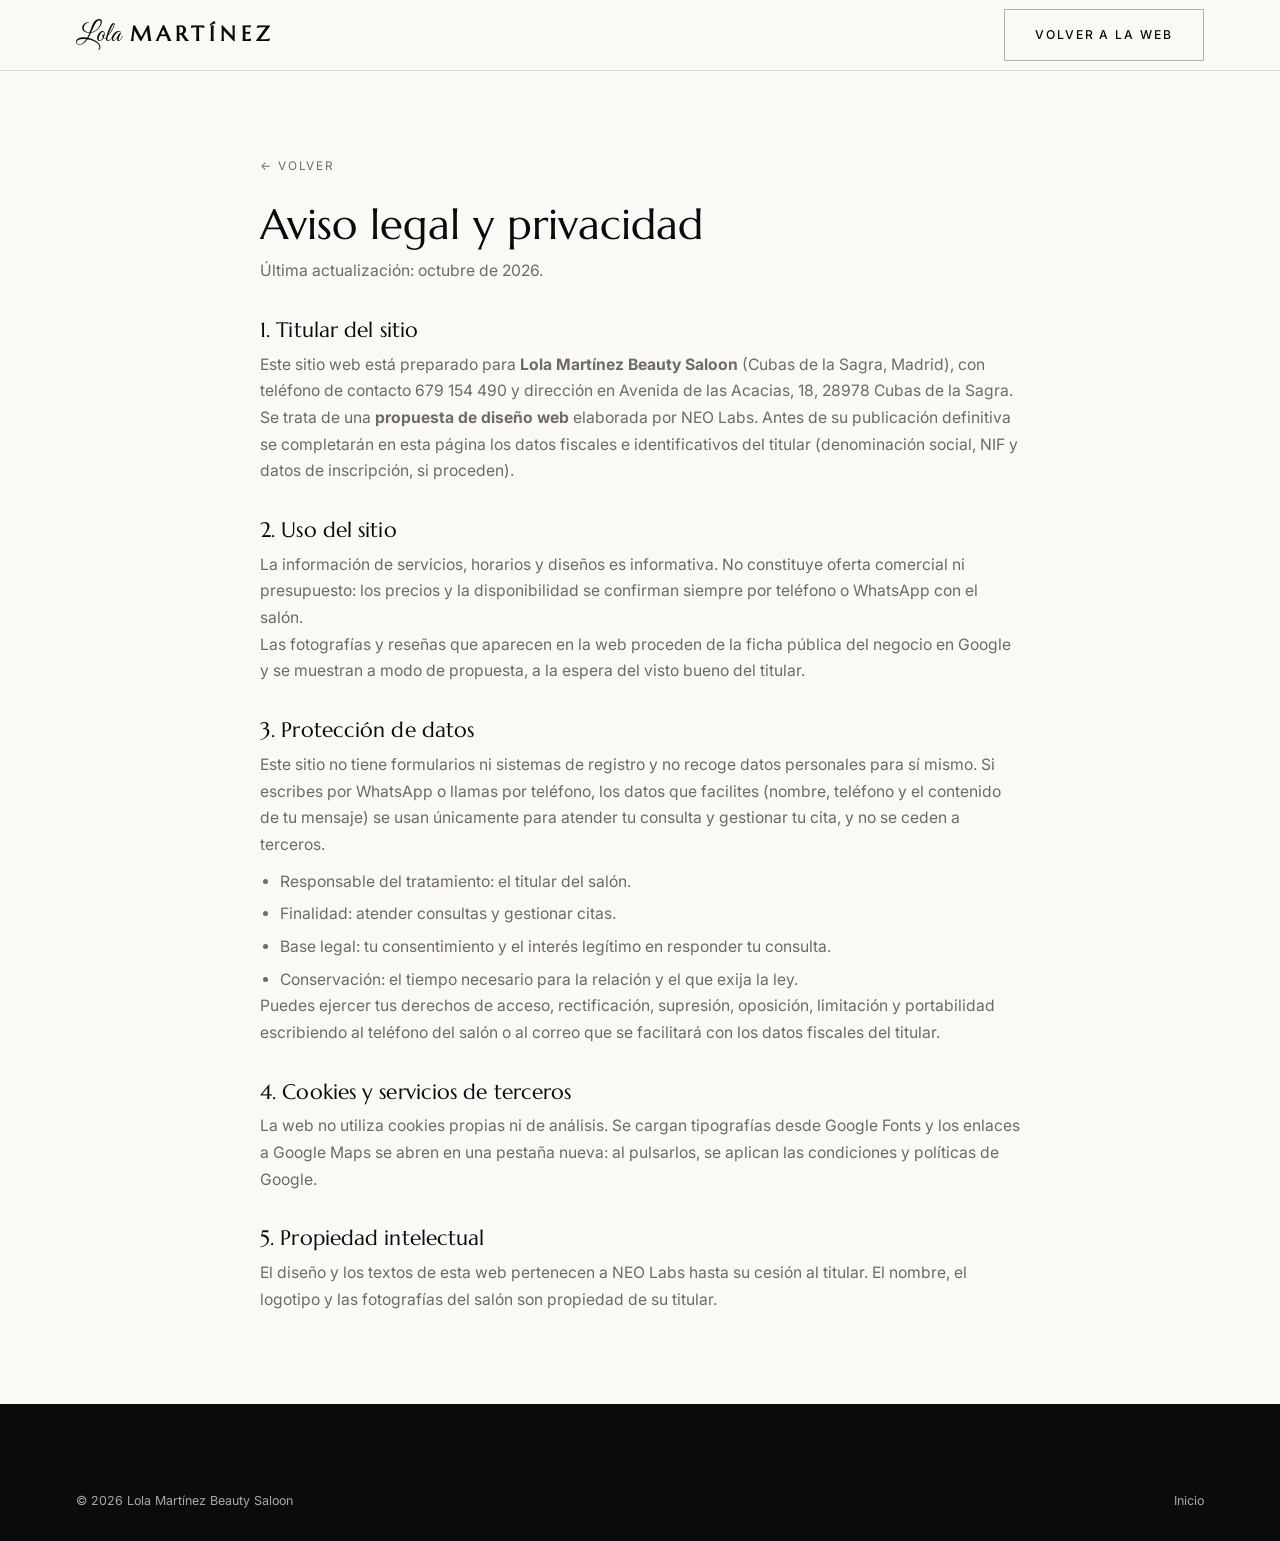
<file: legal.html>
<!DOCTYPE html>
<html lang="es">
<head>
<meta charset="utf-8">
<meta name="viewport" content="width=device-width, initial-scale=1, maximum-scale=1, user-scalable=no">
<title>Aviso legal y privacidad — Lola Martínez Beauty Saloon</title>
<meta name="robots" content="noindex, follow">
<link rel="preconnect" href="https://fonts.googleapis.com">
<link rel="preconnect" href="https://fonts.gstatic.com" crossorigin>
<link href="https://fonts.googleapis.com/css2?family=Marcellus&family=Great+Vibes&family=Inter:wght@300;400;500&display=swap" rel="stylesheet">
<link rel="icon" href="assets/img/favicon.png">
<link rel="stylesheet" href="assets/estilo.css">
<style>
  .legal{ max-width:760px; margin:0 auto; padding:150px 0 90px }
  .legal h1{ font-size:clamp(1.9rem,3.4vw,2.6rem); margin-bottom:10px }
  .legal h2{ font-size:1.3rem; margin:34px 0 10px }
  .legal p, .legal li{ font-size:.98rem; line-height:1.7; color:var(--gris) }
  .legal ul{ padding-left:20px; display:grid; gap:6px; margin-top:10px }
  .legal .volver{ display:inline-block; margin-bottom:26px; font-size:.74rem; letter-spacing:.16em; text-transform:uppercase; color:var(--gris) }
</style>
</head>
<body>
<header id="cab" class="fijo">
  <div class="wrap nav">
    <a class="marca" href="index.html"><i>Lola</i><b>Martínez</b></a>
    <a class="btn btn-linea" href="index.html">Volver a la web</a>
  </div>
</header>

<main class="wrap legal">
  <a class="volver" href="index.html">&#8592; Volver</a>
  <h1>Aviso legal y privacidad</h1>
  <p>Última actualización: octubre de 2026.</p>

  <h2>1. Titular del sitio</h2>
  <p>Este sitio web está preparado para <strong>Lola Martínez Beauty Saloon</strong> (Cubas de la Sagra, Madrid), con teléfono de contacto 679 154 490 y dirección en Avenida de las Acacias, 18, 28978 Cubas de la Sagra.</p>
  <p>Se trata de una <strong>propuesta de diseño web</strong> elaborada por NEO Labs. Antes de su publicación definitiva se completarán en esta página los datos fiscales e identificativos del titular (denominación social, NIF y datos de inscripción, si proceden).</p>

  <h2>2. Uso del sitio</h2>
  <p>La información de servicios, horarios y diseños es informativa. No constituye oferta comercial ni presupuesto: los precios y la disponibilidad se confirman siempre por teléfono o WhatsApp con el salón.</p>
  <p>Las fotografías y reseñas que aparecen en la web proceden de la ficha pública del negocio en Google y se muestran a modo de propuesta, a la espera del visto bueno del titular.</p>

  <h2>3. Protección de datos</h2>
  <p>Este sitio no tiene formularios ni sistemas de registro y no recoge datos personales para sí mismo. Si escribes por WhatsApp o llamas por teléfono, los datos que facilites (nombre, teléfono y el contenido de tu mensaje) se usan únicamente para atender tu consulta y gestionar tu cita, y no se ceden a terceros.</p>
  <ul>
    <li>Responsable del tratamiento: el titular del salón.</li>
    <li>Finalidad: atender consultas y gestionar citas.</li>
    <li>Base legal: tu consentimiento y el interés legítimo en responder tu consulta.</li>
    <li>Conservación: el tiempo necesario para la relación y el que exija la ley.</li>
  </ul>
  <p>Puedes ejercer tus derechos de acceso, rectificación, supresión, oposición, limitación y portabilidad escribiendo al teléfono del salón o al correo que se facilitará con los datos fiscales del titular.</p>

  <h2>4. Cookies y servicios de terceros</h2>
  <p>La web no utiliza cookies propias ni de análisis. Se cargan tipografías desde Google Fonts y los enlaces a Google Maps se abren en una pestaña nueva: al pulsarlos, se aplican las condiciones y políticas de Google.</p>

  <h2>5. Propiedad intelectual</h2>
  <p>El diseño y los textos de esta web pertenecen a NEO Labs hasta su cesión al titular. El nombre, el logotipo y las fotografías del salón son propiedad de su titular.</p>
</main>

<footer class="pie">
  <div class="wrap pie-abajo" style="border-top:0; margin-top:0">
    <span>© <span id="ano">2026</span> Lola Martínez Beauty Saloon</span>
    <span><a href="index.html">Inicio</a></span>
  </div>
</footer>
<script>document.getElementById('ano').textContent = new Date().getFullYear();</script>
</body>
</html>
</file>
<file: assets/estilo.css>
/* Lola Martínez Beauty Saloon — base, tipografía, cabecera */
*, *::before, *::after { box-sizing: border-box; margin: 0; padding: 0 }

:root{
  --tinta:#0B0B0E;
  --crema:#FAF9F6;
  --crema2:#F1EEE8;
  --verde:#0B0B0E;
  --verde2:#0B0B0E;
  --lima:#C4BAA8;
  --rosa:#E7E1D8;
  --rosa2:#0B0B0E;
  --oro:#C9A227;
  --gris:#6E6A64;
  --linea:rgba(11,11,14,.12);
  --linea-v:rgba(11,11,14,.30);
  --disp:'Marcellus', 'Cormorant Garamond', Georgia, serif;
  --script:'Great Vibes', cursive;
  --body:'Inter', system-ui, -apple-system, sans-serif;
}
html{ scroll-behavior:smooth }
body{
  font-family:var(--body); color:var(--tinta); background:var(--crema);
  font-size:17px; line-height:1.72; -webkit-font-smoothing:antialiased; overflow-x:hidden;
}
img{ max-width:100%; height:auto; display:block }
a{ color:inherit; text-decoration:none }
.wrap{ width:100%; max-width:1180px; margin:0 auto; padding:0 26px }
.pad{ padding:clamp(62px,7.2vw,102px) 0 }

h1,h2,h3{ font-family:var(--disp); font-weight:400; line-height:1.1 }
h2{ font-size:clamp(2rem,4vw,3.1rem); letter-spacing:.005em }
h3{ font-size:clamp(1.25rem,2vw,1.6rem) }
p{ color:var(--gris) }
.lead{ font-size:1.06rem }

.caps{ font-size:.68rem; letter-spacing:.3em; text-transform:uppercase; font-weight:500 }
.eyebrow{ display:inline-block; color:var(--verde2); margin-bottom:16px }
.script{ font-family:var(--script); font-weight:400; color:var(--rosa2) }
.oro{ color:var(--oro) }

/* ---------- botones ---------- */
.btn{
  display:inline-flex; align-items:center; gap:10px; padding:15px 30px;
  font-size:.76rem; letter-spacing:.16em; text-transform:uppercase; font-weight:500;
  border:1px solid transparent; transition:.3s ease; cursor:pointer;
}
.btn-rosa{ background:var(--rosa2); color:#fff }
.btn-rosa:hover{ background:#3A3A40 }
.btn-linea{ border-color:var(--linea-v); color:var(--verde) }
.btn-linea:hover{ background:var(--verde); color:#fff; border-color:var(--verde) }
.btn-blanco{ background:var(--crema); color:var(--tinta) }
.btn-blanco:hover{ background:var(--rosa) }

/* ---------- cabecera ---------- */
#cab{
  position:fixed; top:0; left:0; right:0; z-index:60; transition:.35s ease;
  background:linear-gradient(180deg, rgba(247,244,238,.94), rgba(247,244,238,.72));
  backdrop-filter:blur(8px);
}
#cab.fijo{ background:var(--crema); box-shadow:0 1px 0 var(--linea) }
.nav{ display:flex; align-items:center; justify-content:space-between; height:86px }
#cab.fijo .nav{ height:70px }
.marca{ display:flex; align-items:baseline; gap:12px }
.marca b{ font-family:var(--disp); font-size:1.5rem; letter-spacing:.16em; text-transform:uppercase }
.marca i{ font-family:var(--script); font-style:normal; font-size:1.5rem; color:var(--rosa2) }
.menu{ display:flex; gap:30px }
.menu a{ font-size:.74rem; letter-spacing:.14em; text-transform:uppercase; color:var(--gris); transition:.25s }
.menu a:hover{ color:var(--verde) }
.burger{ display:none; background:none; border:0; font-size:1.5rem; color:var(--verde); cursor:pointer }
/* Lola Martínez Beauty Saloon — hero, bloques y servicios */

.hero{ position:relative; padding-top:86px; background:var(--crema) }
.hero-in{ display:grid; grid-template-columns:1.02fr .98fr; align-items:stretch; min-height:86vh }
.hero-txt{ display:flex; flex-direction:column; justify-content:center; padding:60px 40px 60px 0 }
.hero-txt h1{ font-size:clamp(2.6rem,5.4vw,4.4rem); letter-spacing:.02em; text-transform:uppercase; margin-bottom:6px }
.hero-txt .script{ font-size:clamp(1.9rem,3.4vw,2.9rem); display:block; margin:2px 0 22px }
.hero-txt p{ max-width:46ch; font-size:1.07rem }
.hero-btn{ display:flex; flex-wrap:wrap; gap:14px; margin-top:34px }
.hero-foto{ position:relative; overflow:hidden }
.hero-foto img{ width:100%; height:100%; object-fit:cover }
.hero-foto::after{ content:''; position:absolute; inset:0; background:linear-gradient(90deg, rgba(247,244,238,.55), rgba(247,244,238,0) 32%) }

.datos{ display:flex; flex-wrap:wrap; gap:0 44px; margin-top:48px; padding-top:26px; border-top:1px solid var(--linea) }
.datos div{ display:flex; flex-direction:column; gap:2px; padding:6px 0 }
.datos b{ font-family:var(--disp); font-size:1.42rem }
.datos span{ font-size:.72rem; letter-spacing:.16em; text-transform:uppercase; color:var(--gris) }

/* ---------- marquesina ---------- */
.marquesina{ background:var(--verde); color:var(--crema); padding:15px 0; overflow:hidden }
.marquesina-in{ display:flex; gap:34px; white-space:nowrap; animation:mueve 34s linear infinite }
.marquesina span{ font-size:.72rem; letter-spacing:.28em; text-transform:uppercase }
.marquesina i{ font-style:normal; color:var(--lima) }
@keyframes mueve{ from{ transform:translateX(0) } to{ transform:translateX(-50%) } }

/* ---------- dos columnas ---------- */
.dos{ display:grid; grid-template-columns:1fr 1fr; gap:clamp(32px,5vw,74px); align-items:center }
.marcos{ display:grid; grid-template-columns:1fr 1fr; gap:14px }
.marcos img{ width:100%; height:100%; object-fit:cover }
.marcos img.alto{ aspect-ratio:3/4 }
.marcos img.ancho{ aspect-ratio:3/4 }

.sellos{ display:flex; flex-wrap:wrap; gap:10px; margin-top:28px }
.sello{ border:1px solid var(--linea-v); padding:9px 16px; font-size:.7rem; letter-spacing:.14em; text-transform:uppercase; color:var(--verde) }

/* ---------- servicios ---------- */
#servicios{ background:var(--crema2) }
.serv-grid{ display:grid; grid-template-columns:1fr 1fr; gap:1px; background:var(--linea); margin-top:46px; border:1px solid var(--linea) }
.serv{ background:var(--crema); padding:34px 30px }
.serv b{ font-family:var(--disp); font-size:.86rem; letter-spacing:.2em; color:var(--rosa2); display:block; margin-bottom:12px }
.serv h3{ margin-bottom:10px }
.serv p{ font-size:.95rem }
.serv.nota{ background:var(--verde); color:var(--crema); grid-column:span 2 }
.serv.nota h3{ color:var(--crema) }
.serv.nota p{ color:rgba(247,244,238,.82) }

/* ---------- banda Rejuvenece ---------- */
.banda{ background:var(--tinta); color:var(--crema) }
.banda-in{ display:grid; grid-template-columns:1fr 1fr; gap:clamp(30px,5vw,70px); align-items:center }
.banda h2{ color:var(--crema) }
.banda p{ color:rgba(247,244,238,.76) }
.banda .caps{ color:var(--lima) }
.banda .script{ color:var(--rosa) }
.tarjeta-marco{ border:1px solid rgba(247,244,238,.18); padding:14px }
.tarjeta-marco img{ width:100% }
.banda-lista{ list-style:none; margin-top:26px; display:grid; gap:12px }
.banda-lista li{ display:flex; gap:12px; font-size:.97rem; color:rgba(247,244,238,.86) }
.banda-lista li i{ font-style:normal; color:var(--lima) }
/* Lola Martínez Beauty Saloon — trabajos, reseñas, contacto y pie */

#trabajos{ background:var(--tinta); color:var(--crema) }
#trabajos h2{ color:var(--crema) }
#trabajos .eyebrow{ color:var(--lima) }
#trabajos p{ color:rgba(247,244,238,.72) }
.galeria{ display:grid; grid-template-columns:repeat(3,1fr); gap:16px; margin-top:44px }
.galeria figure{ position:relative; overflow:hidden }
.galeria img{ width:100%; aspect-ratio:4/5; object-fit:cover; transition:.5s ease }
.galeria figure:hover img{ transform:scale(1.04) }
.galeria figcaption{
  position:absolute; left:0; right:0; bottom:0; padding:26px 20px 16px;
  background:linear-gradient(180deg, rgba(11,11,13,0), rgba(11,11,13,.86));
  font-size:.72rem; letter-spacing:.18em; text-transform:uppercase; color:var(--crema);
}

/* ---------- reseñas ---------- */
.nota-global{ display:flex; align-items:center; gap:26px; padding:26px 30px; border:1px solid var(--linea-v); background:var(--crema) }
.nota-global b{ font-family:var(--disp); font-size:3.4rem; line-height:1; color:var(--verde) }
.estrellas{ color:var(--oro); letter-spacing:.2em; font-size:.95rem }
.resenas-grid{ display:grid; grid-template-columns:repeat(3,1fr); gap:22px; margin-top:26px }
.resena{ background:var(--crema); border:1px solid var(--linea); padding:30px 28px; display:flex; flex-direction:column; gap:16px }
.resena q{ font-family:var(--disp); font-size:1.14rem; line-height:1.5; quotes:none }
.resena .quien{ font-size:.74rem; letter-spacing:.16em; text-transform:uppercase; color:var(--verde2); margin-top:auto }

/* ---------- contacto ---------- */
#contacto{ background:var(--crema2) }
.contacto-grid{ display:grid; grid-template-columns:1fr 1fr; gap:clamp(30px,5vw,70px) }
.lista-datos{ list-style:none; display:grid; gap:20px; margin-top:34px }
.lista-datos li{ display:grid; gap:4px; padding-bottom:18px; border-bottom:1px solid var(--linea) }
.lista-datos b{ font-family:var(--disp); font-size:1.2rem }
.lista-datos a:hover{ color:var(--verde) }
.horario{ display:grid; gap:0 }
.horario .fila{ display:flex; justify-content:space-between; padding:12px 0; border-bottom:1px solid var(--linea); font-size:.96rem }
.horario .fila span:first-child{ text-transform:capitalize }
.horario .fila.hoy{ color:var(--verde); font-weight:500 }
.horario .fila.hoy::after{ content:'hoy'; font-size:.62rem; letter-spacing:.2em; text-transform:uppercase; color:var(--rosa2) }
.ir-mapa{
  margin-top:26px; border:1px solid var(--linea-v); padding:22px 24px; display:grid;
  grid-template-columns:1fr auto; gap:6px 20px; align-items:center; transition:.3s ease
}
.ir-mapa:hover{ background:rgba(140,107,31,.06) }
.ir-mapa .caps{ color:var(--verde) }
.ir-mapa b{ font-family:var(--disp); font-size:1.3rem; grid-column:1 }
.ir-mapa i{ grid-row:1/span 2; font-style:normal; font-size:1.5rem; color:var(--rosa2) }

/* ---------- pie ---------- */
.pie{ background:var(--tinta); color:rgba(247,244,238,.68); padding:64px 0 30px }
.pie-in{ display:grid; grid-template-columns:1.6fr 1fr 1fr; gap:40px }
.pie-in b{ font-family:var(--disp); font-size:1.4rem; letter-spacing:.16em; text-transform:uppercase; color:var(--crema); display:block }
.pie-in .script{ font-size:1.6rem; display:block; margin-top:2px }
.pie h4{ font-size:.7rem; letter-spacing:.22em; text-transform:uppercase; color:var(--lima); margin-bottom:16px; font-weight:500 }
.pie a:hover{ color:var(--crema) }
.pie-in ul{ list-style:none; display:grid; gap:10px; font-size:.94rem }
.pie-abajo{ margin-top:52px; padding-top:22px; border-top:1px solid rgba(247,244,238,.14); display:flex; justify-content:space-between; gap:16px; flex-wrap:wrap; font-size:.78rem }

/* ---------- menú móvil ---------- */
#menu-movil{
  position:fixed; inset:0; z-index:90; background:var(--tinta); color:var(--crema);
  display:none; flex-direction:column; align-items:center; justify-content:center; gap:26px;
}
#menu-movil.abierto{ display:flex }
#menu-movil a{ font-family:var(--disp); font-size:1.7rem; letter-spacing:.06em }
#menu-movil .cerrar{ position:absolute; top:26px; right:26px; background:none; border:0; color:var(--crema); font-size:2rem; cursor:pointer }

/* ---------- animación ---------- */
.rv{ opacity:0; transform:translateY(26px); transition:opacity .9s ease, transform .9s ease }
.rv.visto{ opacity:1; transform:none }

/* ---------- móvil ---------- */
@media (max-width:980px){
  .menu{ display:none }
  .nav > .btn-rosa{ display:none }
  .burger{ display:block }
  .hero-in{ grid-template-columns:1fr; min-height:0 }
  .hero-foto{ order:-1; height:58vh }
  .hero-foto::after{ background:linear-gradient(180deg, rgba(247,244,238,.12), rgba(247,244,238,0) 40%, var(--crema)) }
  .hero-txt{ padding:34px 22px 20px }
  .datos{ gap:0 26px }
  .dos, .banda-in, .contacto-grid, .resenas-grid, .pie-in{ grid-template-columns:1fr }
  .serv-grid{ grid-template-columns:1fr }
  .serv.nota{ grid-column:span 1 }
  .galeria{ grid-template-columns:1fr 1fr }
  .galeria figure:last-child{ grid-column:span 2 }
  .ir-mapa{ grid-template-columns:1fr; gap:4px }
  .ir-mapa i{ grid-row:auto; grid-column:1 }
  .nota-global{ flex-direction:column; align-items:flex-start; gap:8px }
  #cab .nav{ height:72px }
  .marquesina-in{ animation-duration:22s }
}

/* ===================== Lola Martínez Beauty Saloon — añadidos ===================== */

/* Logotipo: caligrafía + serif muy espaciada, como el rótulo del local */
.marca{ gap:9px }
.marca i{ font-size:1.72rem; line-height:1 }
.marca b{ font-size:1.3rem; letter-spacing:.24em }
.logo-hero{ text-transform:none; letter-spacing:0; line-height:1; margin:0 }
.logo-hero .script{ display:block; font-size:clamp(3.6rem,8.4vw,5.8rem); line-height:1.06; margin:0 }
.logo-hero em{ display:block; font-style:normal; font-size:clamp(1.3rem,3.3vw,2.2rem); letter-spacing:.36em; margin-top:2px }
.sub-script{ font-family:var(--script); font-size:clamp(1.45rem,3.2vw,2.2rem); display:block; color:var(--gris); margin:2px 0 20px }

/* La fachada real, entera y sin recortes */
.fachada{ padding:0 0 clamp(46px,6vw,84px) }
.fachada img{ width:100%; height:auto }
.fachada figcaption{ margin-top:14px; font-size:.76rem; letter-spacing:.16em; text-transform:uppercase; color:var(--gris) }

/* Monograma de la marca (el perfil dibujado del rótulo) */
.badge{ width:76px; height:76px; object-fit:cover; margin-bottom:16px }

/* Preguntas frecuentes */
.faq{ margin-top:36px; border-top:1px solid var(--linea) }
.faq details{ border-bottom:1px solid var(--linea) }
.faq summary{
  cursor:pointer; padding:19px 0; list-style:none; display:flex; justify-content:space-between;
  gap:18px; font-family:var(--disp); font-size:1.15rem;
}
.faq summary::-webkit-details-marker{ display:none }
.faq summary::after{ content:'+'; color:var(--gris) }
.faq details[open] summary::after{ content:'\2013' }
.faq p{ padding:0 0 20px; font-size:.98rem }

@media (max-width:980px){
  .badge{ width:60px; height:60px }
}

/* --- Correcciones tras la revisión visual --- */

/* El h1 del motor fuerza MAYÚSCULAS; el logotipo va en caligrafía "Lola" */
.hero-txt h1.logo-hero{ text-transform:none; letter-spacing:0 }

/* Los tres datos del hero, en una sola fila */
.datos{ gap:0 30px; margin-top:44px }
.datos span{ font-size:.66rem; letter-spacing:.1em }

/* La clase .script se pinta en negro (--rosa2): sobre fondo oscuro, invisible */
.pie .script{ color:var(--crema) }

/* El bloque "Cómo llegar": texto a la izquierda, flecha a la derecha */
.ir-mapa .caps{ grid-column:1; grid-row:1 }
.ir-mapa b{ grid-column:1; grid-row:2 }
.ir-mapa i{ grid-column:2; grid-row:1/span 2; justify-self:end }
@media (max-width:980px){
  .ir-mapa i{ grid-column:1; grid-row:3; justify-self:start }
  /* Galería uniforme en móvil: 6 fotos iguales, sin la última a doble ancho,
     y pies de foto en una sola línea */
  .galeria figure:last-child{ grid-column:auto }
  .galeria figcaption{ font-size:.64rem; letter-spacing:.1em; padding:22px 12px 12px }
}

/* --- Ampliación de servicios (07-11): grupos y cajas más premium --- */
.grupo{
  font-family:var(--disp); font-size:.78rem; letter-spacing:.26em; text-transform:uppercase;
  color:var(--gris); margin:48px 0 0; padding-bottom:12px; border-bottom:1px solid var(--linea-v)
}
.grupo + .serv-grid{ margin-top:20px }
.serv{ position:relative; transition:background .4s ease }
.serv b{ color:var(--gris); transition:color .4s ease }
.serv:hover{ background:#fff }
.serv:hover b{ color:var(--tinta) }
/* La nota cierra el segundo grupo en media caja (5 servicios + nota = 3 filas exactas) */
.serv.nota-una{ grid-column:span 1 }
@media (max-width:980px){
  .grupo{ margin-top:34px }
}
</file>
